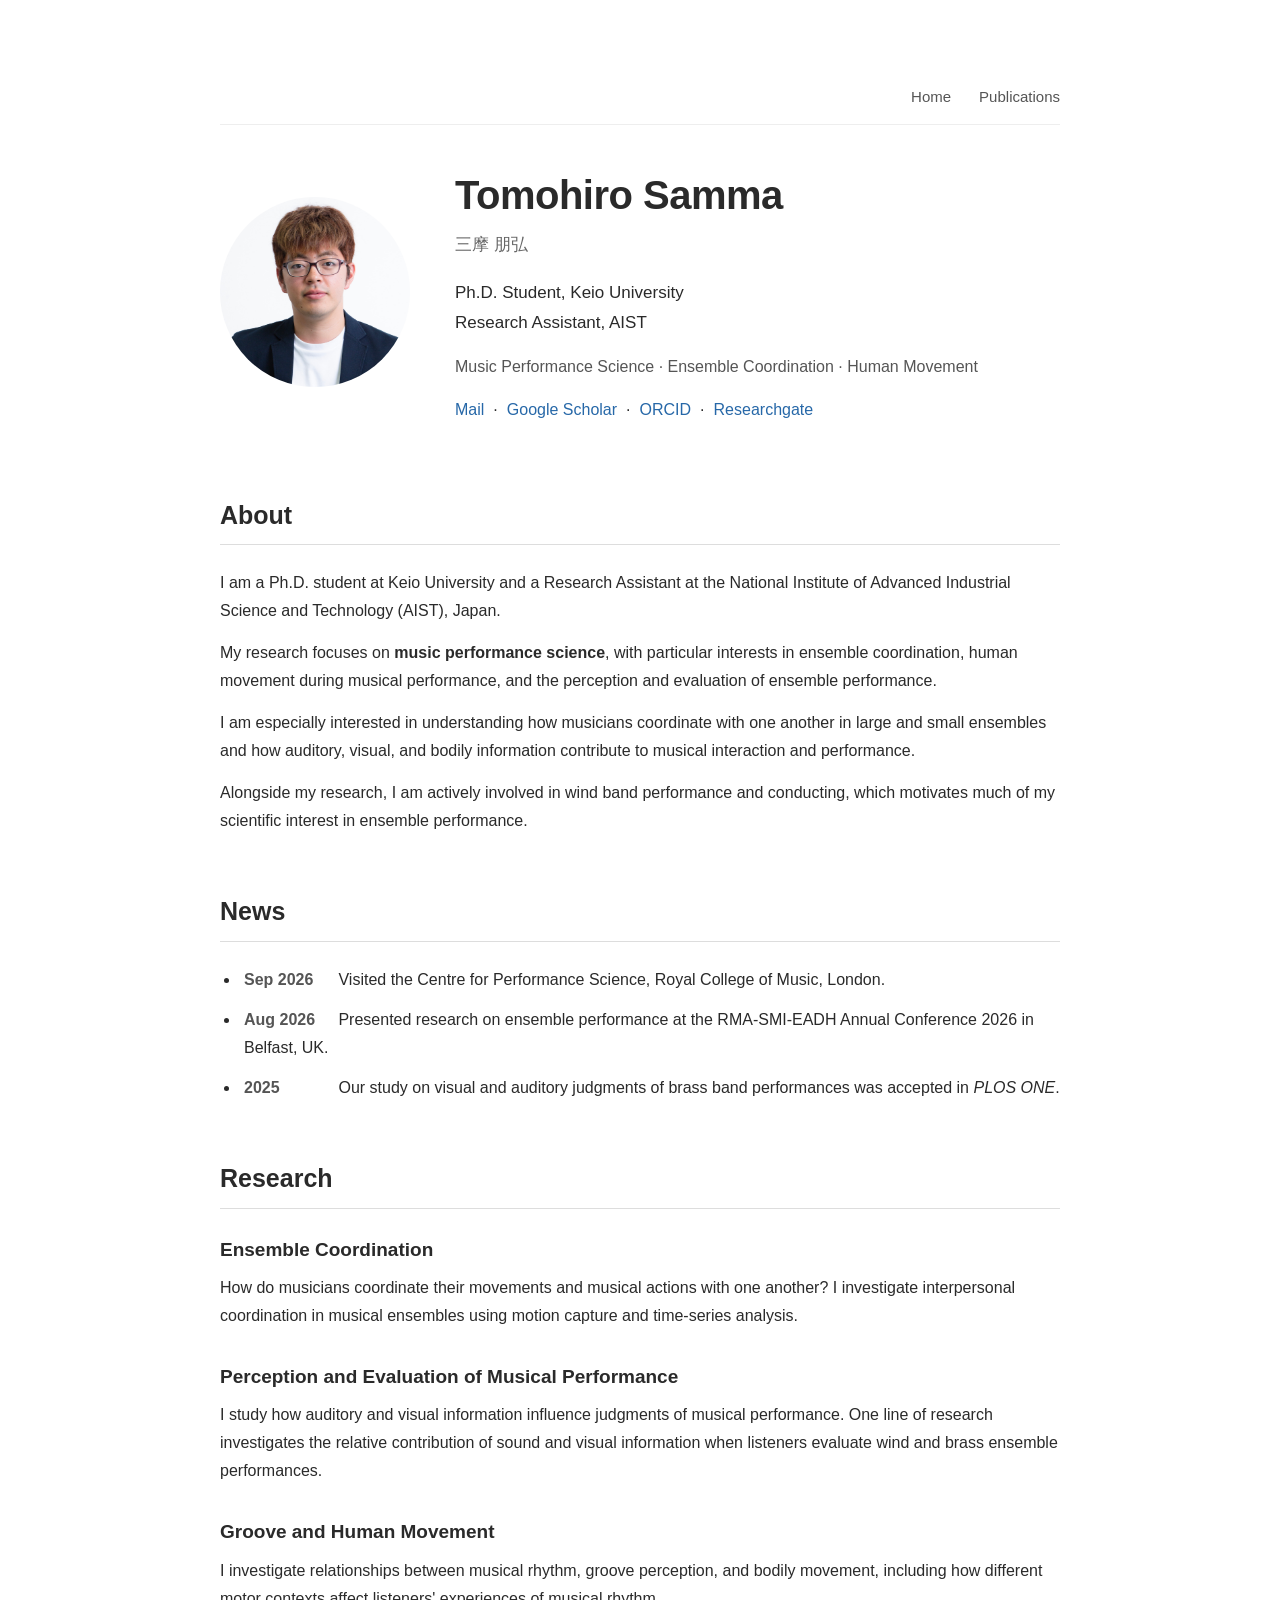
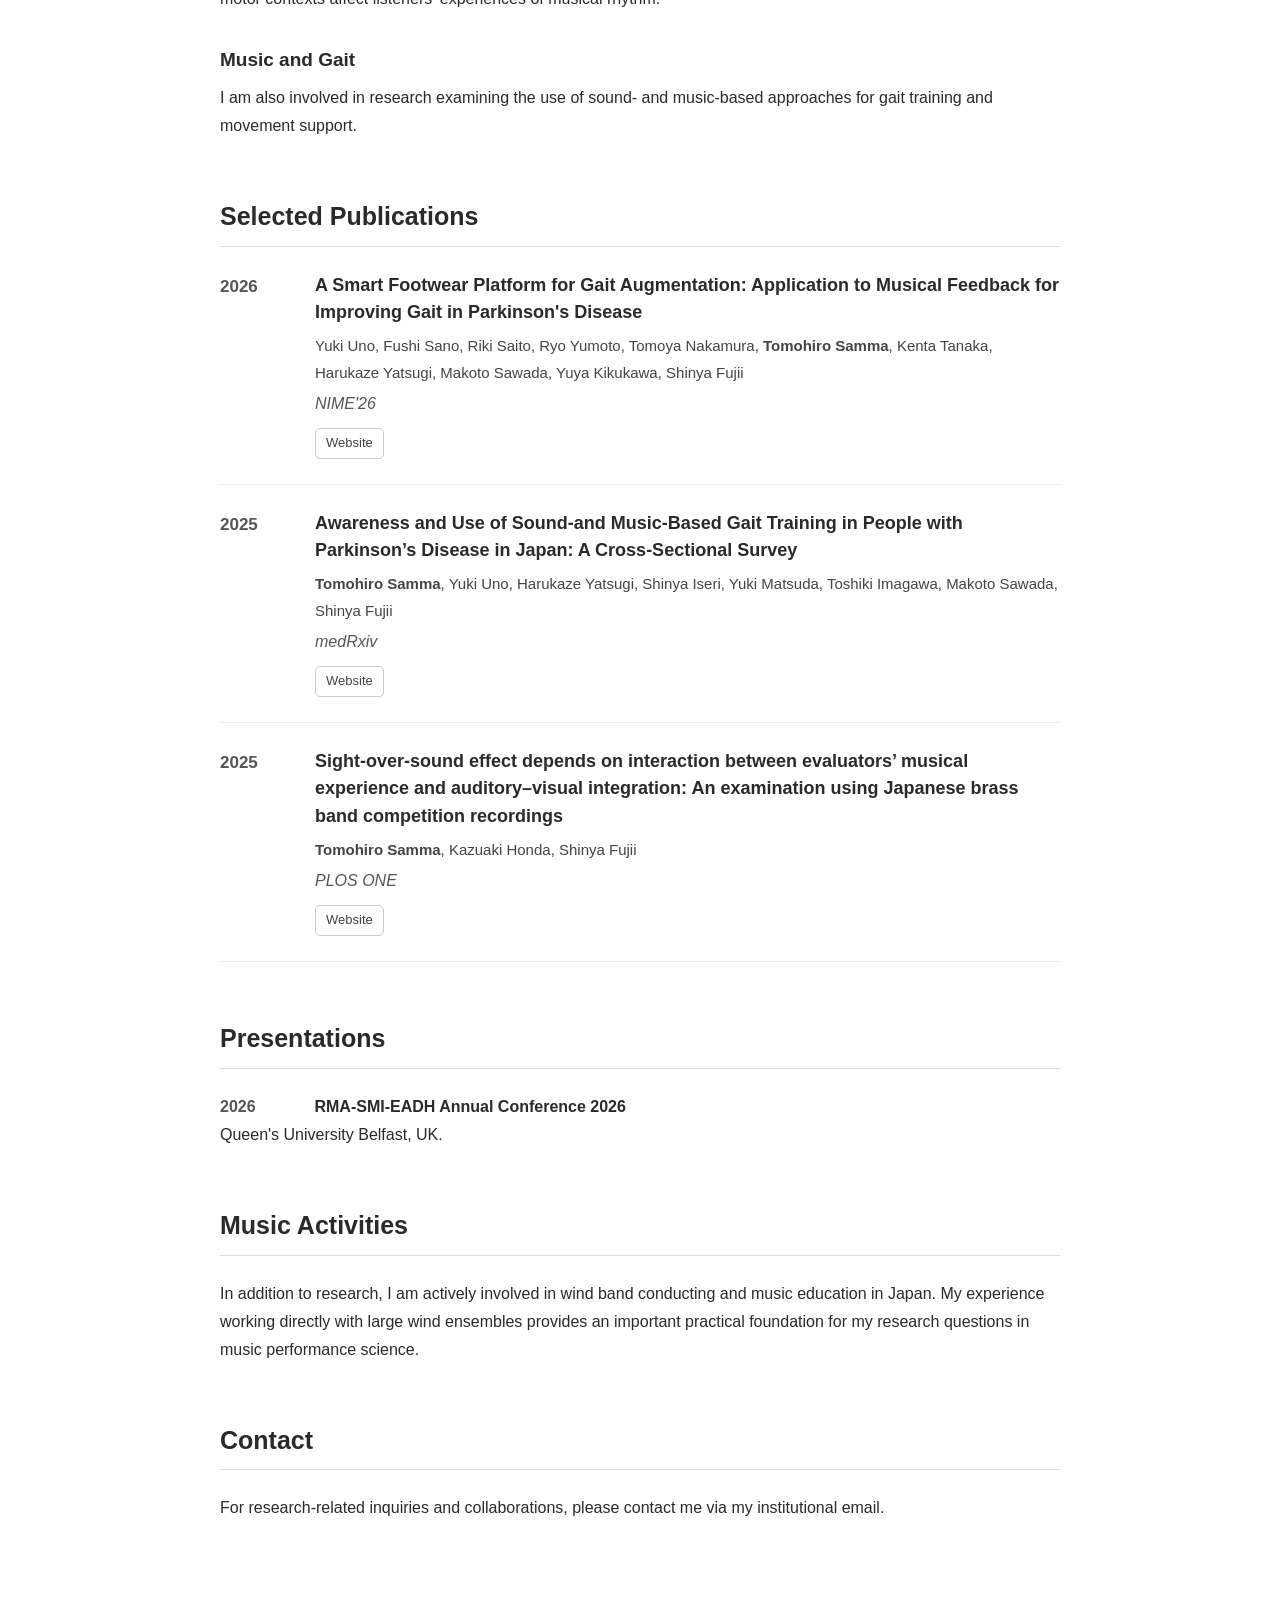
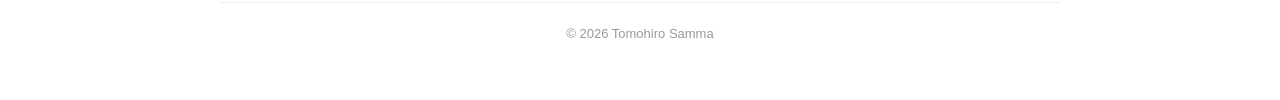
<file: index.html>
<!DOCTYPE html>

<html lang="en">
<head>
  <meta charset="UTF-8">
  <meta name="viewport" content="width=device-width, initial-scale=1.0">
  <title>Tomohiro Samma</title>
  <meta name="description"
        content="Tomohiro Samma - Ph.D. student at Keio University and Research Assistant at AIST. Research in music performance science, ensemble coordination, and human movement.">
  <link rel="stylesheet" href="style.css">
</head>

<body>
<div class="container">
  <nav class="navbar">
    <a href="index.html">Home</a>
    <a href="publications.html">Publications</a>
  </nav>
  <!-- =========================
       PROFILE
  ========================== -->
  <header class="profile-header">
    <img src="samma_F.jpg"
         alt="Tomohiro Samma"
         class="profile-photo">
    <div class="profile-info">
      <h1>Tomohiro Samma</h1>
      <p class="name-jp">三摩 朋弘</p>
      <p class="affiliation">
        Ph.D. Student, Keio University<br>
        Research Assistant, AIST
      </p>
      <p class="research-keywords">
        Music Performance Science ·
        Ensemble Coordination ·
        Human Movement
      </p>

      
      <div class="links">
        <a href="mailto:tomo.windbrass@keio.jp">Mail</a>
        <span>·</span>
        <a href="https://scholar.google.com/citations?user=Y0MYIowAAAAJ&hl=en" target="_blank">Google Scholar</a>
        <span>·</span>
        <a href="https://orcid.org/0009-0000-1145-5295" target="_blank">ORCID</a>
        <span>·</span>
        <a href="https://www.researchgate.net/profile/Tomohiro_Samma" target="_blank">Researchgate</a>
      </div>
    </div>

  </header>
  <!-- =========================
       ABOUT
  ========================== -->
  <section>
    <h2>About</h2>
    <p>
      I am a Ph.D. student at Keio University and a Research Assistant
      at the National Institute of Advanced Industrial Science and
      Technology (AIST), Japan.
    </p>
    <p>
      My research focuses on
      <strong>music performance science</strong>,
      with particular interests in ensemble coordination,
      human movement during musical performance,
      and the perception and evaluation of ensemble performance.
    </p>
    
    <p>
      I am especially interested in understanding how musicians
      coordinate with one another in large and small ensembles
      and how auditory, visual, and bodily information contribute
      to musical interaction and performance.
    </p>

    <p>
      Alongside my research, I am actively involved in wind band
      performance and conducting, which motivates much of my
      scientific interest in ensemble performance.
    </p>
  </section>

  <!-- =========================
       NEWS
  ========================== -->
  <section>
    <h2>News</h2>
    <ul class="news-list">
      <li>
        <span class="date">Sep 2026</span>
        Visited the Centre for Performance Science,
        Royal College of Music, London.
      </li>
      <li>
        <span class="date">Aug 2026</span>
        Presented research on ensemble performance at the
        RMA-SMI-EADH Annual Conference 2026 in Belfast, UK.
      </li>
      <li>
        <span class="date">2025</span>
        Our study on visual and auditory judgments of
        brass band performances was accepted in
        <em>PLOS ONE</em>.
      </li>
    </ul>
  </section>

  <!-- =========================
       RESEARCH
  ========================== -->
  <section>
    <h2>Research</h2>
    <div class="research-item">
      <h3>Ensemble Coordination</h3>
      <p>
        How do musicians coordinate their movements and musical
        actions with one another?
        I investigate interpersonal coordination in musical ensembles
        using motion capture and time-series analysis.
      </p>
    </div>
    <div class="research-item">
      <h3>Perception and Evaluation of Musical Performance</h3>
      <p>
        I study how auditory and visual information influence
        judgments of musical performance.
        One line of research investigates the relative contribution
        of sound and visual information when listeners evaluate
        wind and brass ensemble performances.
      </p>
    </div>
    <div class="research-item">
      <h3>Groove and Human Movement</h3>
      <p>
        I investigate relationships between musical rhythm,
        groove perception, and bodily movement,
        including how different motor contexts affect
        listeners' experiences of musical rhythm.
      </p>
    </div>
    <div class="research-item">
      <h3>Music and Gait</h3>
      <p>
        I am also involved in research examining the use of
        sound- and music-based approaches for gait training
        and movement support.
      </p>

    </div>
  </section>

  <!-- =========================
       PUBLICATIONS
  ========================== -->
  <section>
  <h2>Selected Publications</h2>
    <div class="publication">
      <div class="pub-year">
        2026
      </div>
      <div class="pub-content">
        <div class="pub-title">
          A Smart Footwear Platform for Gait Augmentation: Application to Musical Feedback for Improving Gait in Parkinson's Disease
        </div>
        <div class="pub-authors">
          Yuki Uno, Fushi Sano, Riki Saito, Ryo Yumoto, Tomoya Nakamura, <strong>Tomohiro Samma</strong>, 
          Kenta Tanaka, Harukaze Yatsugi, Makoto Sawada, Yuya Kikukawa, Shinya Fujii
        </div>
        <div class="pub-journal">
          <em>NIME'26</em>
        </div>
        <div class="pub-links">
          <a href="https://nime.org/proceedings/2026/nime2026_161.pdf" target="_blank">Website</a>
        </div>
      </div>
    </div>
  
    <div class="publication">
      <div class="pub-year">
        2025
      </div>
      <div class="pub-content">
        <div class="pub-title">
          Awareness and Use of Sound-and Music-Based Gait Training in People with Parkinson’s Disease in Japan: A Cross-Sectional Survey
        </div>
        <div class="pub-authors">
          <strong>Tomohiro Samma</strong>, Yuki Uno, Harukaze Yatsugi, Shinya Iseri, Yuki Matsuda, 
          Toshiki Imagawa, Makoto Sawada, Shinya Fujii
        </div>
        <div class="pub-journal">
          <em>medRxiv</em>
        </div>
        <div class="pub-links">
          <a href="https://www.medrxiv.org/content/10.64898/2025.12.15.25342289v1" target="_blank">Website</a>
        </div>
      </div>
    </div>

    <div class="publication">
      <div class="pub-year">
        2025
      </div>
      <div class="pub-content">
        <div class="pub-title">
          Sight-over-sound effect depends on interaction between evaluators’
          musical experience and auditory–visual integration:
          An examination using Japanese brass band competition recordings
        </div>
        <div class="pub-authors">
          <strong>Tomohiro Samma</strong>, Kazuaki Honda, Shinya Fujii
        </div>
        <div class="pub-journal">
          <em>PLOS ONE</em>
        </div>
        <div class="pub-links">
          <a href="https://journals.plos.org/plosone/article?id=10.1371/journal.pone.0321442" target="_blank">Website</a>
        </div>
      </div>
    </div>
  </section>


  <!-- =========================
       PRESENTATIONS
  ========================== -->

  <section>
    <h2>Presentations</h2>
    <div class="presentation">
      <p>
        <span class="date">2026</span>
        <strong>
          RMA-SMI-EADH Annual Conference 2026
        </strong><br>
        Queen's University Belfast, UK.
      </p>
    </div>
  </section>

  <!-- =========================
       MUSIC ACTIVITIES
  ========================== -->
  <section>
    <h2>Music Activities</h2>
    <p>
      In addition to research, I am actively involved in
      wind band conducting and music education in Japan.
      My experience working directly with large wind ensembles
      provides an important practical foundation for my
      research questions in music performance science.
    </p>
  </section>

  <!-- =========================
       CONTACT
  ========================== -->
  <section>
    <h2>Contact</h2>
    <p>
      For research-related inquiries and collaborations,
      please contact me via my institutional email.
    </p>

    <!--
    <p>
      <a href="mailto:YOUR-EMAIL@example.com">
        YOUR-EMAIL@example.com
      </a>
    </p>
    -->
  </section>

  <!-- =========================
       FOOTER
  ========================== -->
  <footer>
    <p>
      © 2026 Tomohiro Samma
    </p>
  </footer>
</div>
</body>
</html>
</file>
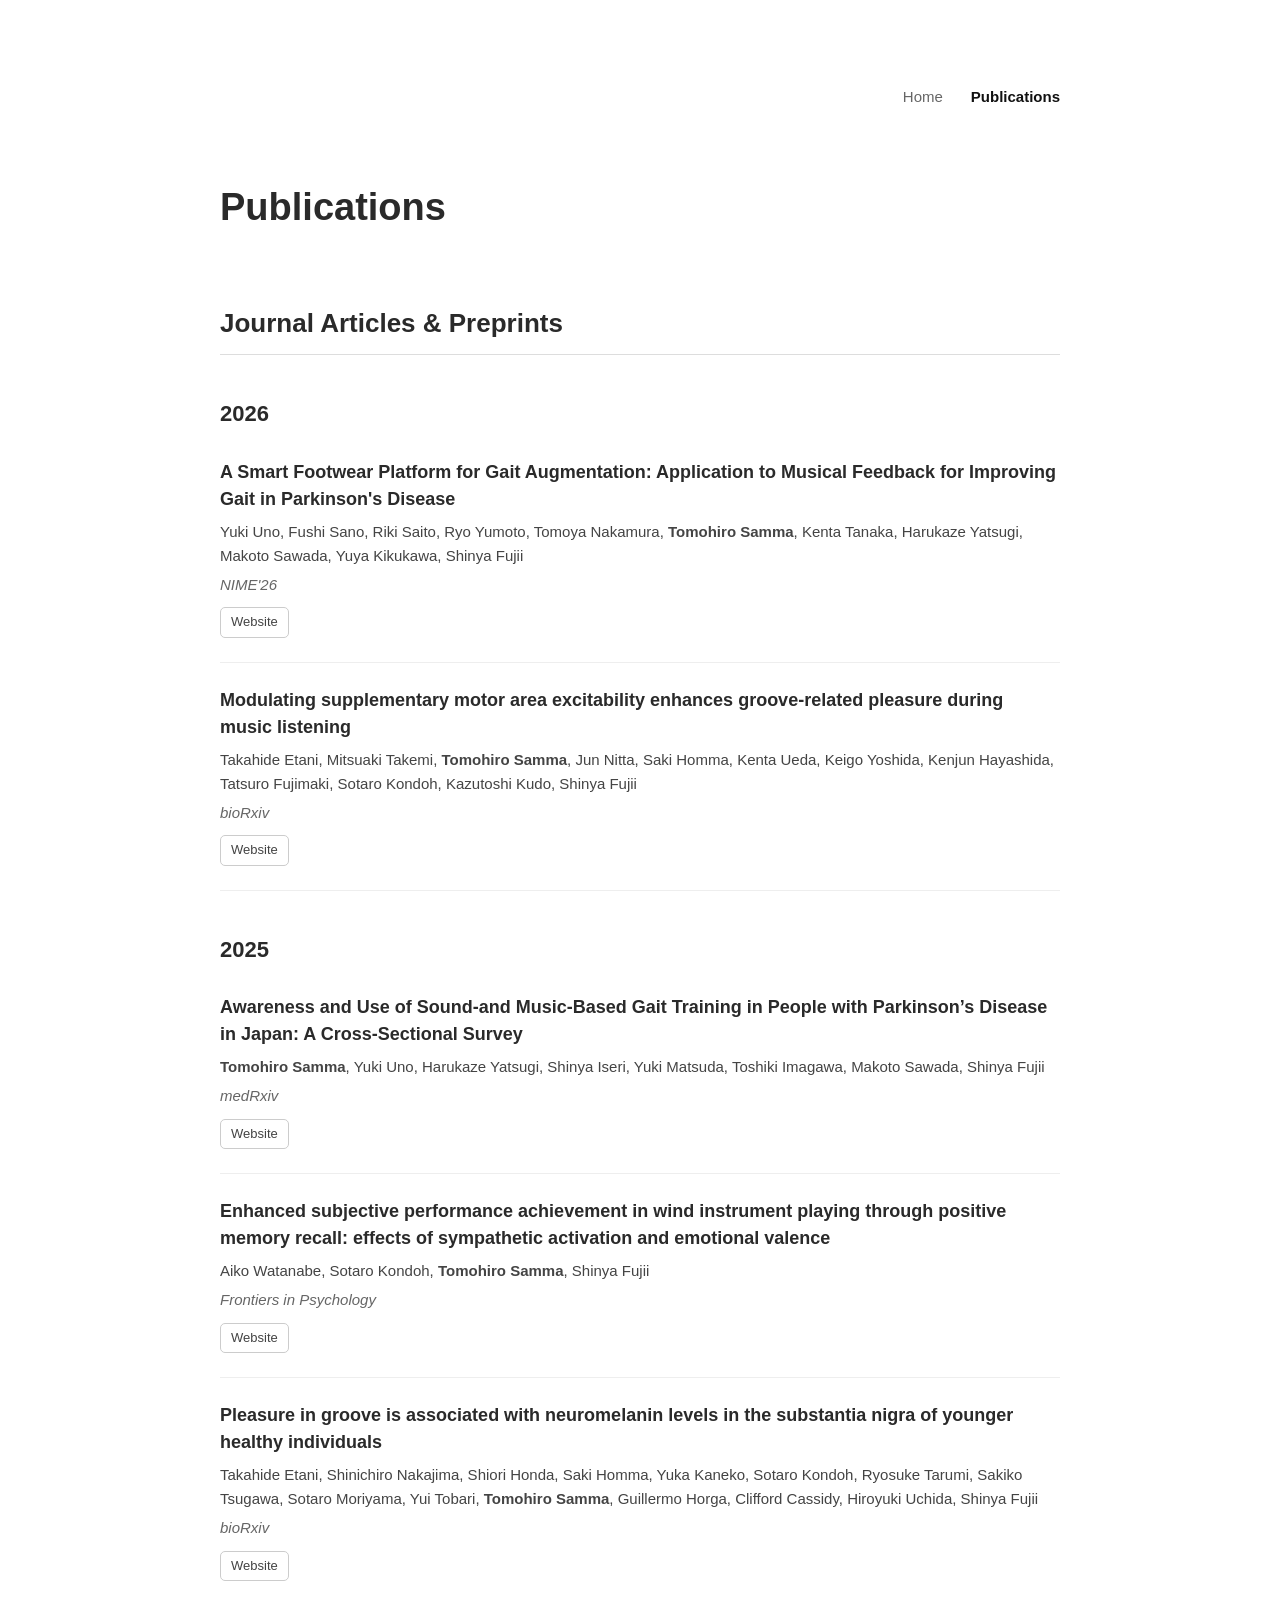
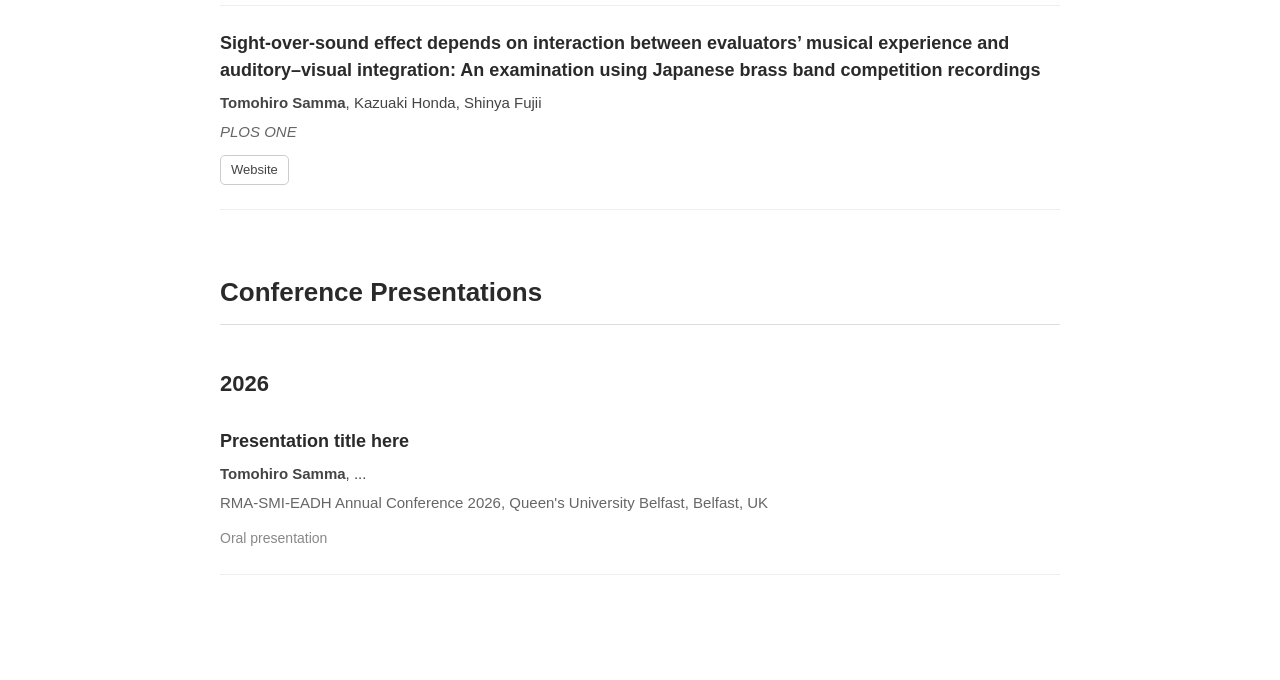
<file: publications.html>
<!DOCTYPE html>
<html lang="en">
<head>
  <meta charset="UTF-8">
  <meta name="viewport" content="width=device-width, initial-scale=1.0">
  <title>Publications | Tomohiro Samma</title>
  <link rel="stylesheet" href="style.css">
  <style>
    /* Publications page only */
    .publications-container {
      max-width: 900px;
      margin: 0 auto;
      padding: 70px 30px 50px;
    }
    .publications-nav {
      position: sticky;
      top: 0;
      z-index: 1000;
      display: flex;
      justify-content: flex-end;
      gap: 28px;
      padding: 14px 0;
      margin-bottom: 50px;
      background: rgba(255,255,255,0.95);
      backdrop-filter: blur(8px);
    }

    .publications-nav a {
      color: #666;
      text-decoration: none;
      font-size: 15px;
    }
    
    .publications-nav a.active {
      color: #111;
      font-weight: 600;
    }
    
    .publications-page-title {
      font-size: 38px;
      margin: 0 0 60px;
    }

    .pub-section-title {
      font-size: 26px;
      margin-top: 60px;
      margin-bottom: 35px;
      padding-bottom: 8px;
      border-bottom: 1px solid #ddd;
    }

    .pub-year-title {
      font-size: 22px;
      margin-top: 40px;
      margin-bottom: 25px;
    }

    .pub-entry {
      width: 100%;
      display: block;
      padding-bottom: 24px;
      margin-bottom: 24px;
      border-bottom: 1px solid #eee;
    }

    .pub-entry-title {
      font-size: 18px;
      font-weight: 600;
      line-height: 1.5;
      margin-bottom: 7px;
    }

    .pub-entry-authors {
      font-size: 15px;
      line-height: 1.6;
      margin-bottom: 4px;
      color: #444;
    }
    
    .pub-entry-venue {
      font-size: 15px;
      color: #666;
      margin-bottom: 9px;
    }

    .pub-entry-links {
      display: flex;
      gap: 8px;
    }

    .pub-entry-links a {
      padding: 3px 10px;
      border: 1px solid #ccc;
      border-radius: 5px;
      font-size: 13px;
      color: #444;
      text-decoration: none;
    }
    
    .pub-entry-links a:hover {
      background: #f5f5f5;
    }

    .presentation-type {
      font-size: 14px;
      color: #888;
      margin-top: 5px;
    }

    @media (max-width: 650px) {
      .publications-container {
        padding: 40px 22px 30px;
      }

      .publications-page-title {
        font-size: 32px;
      }

      .pub-section-title {
        font-size: 23px;
      }
    }
  </style>
</head>
  
<body>
<div class="publications-container">
  <nav class="publications-nav">
    <a href="index.html">Home</a>
    <a href="publications.html" class="active">Publications</a>
  </nav>

  <h1 class="publications-page-title">
    Publications
  </h1>
  <!-- =========================
       Journal Articles
  ========================== -->

  <section>
    <h2 class="pub-section-title">
      Journal Articles & Preprints
    </h2>

    <h3 class="pub-year-title">2026</h3>
    <div class="pub-entry">
      <div class="pub-entry-title">
        A Smart Footwear Platform for Gait Augmentation:
        Application to Musical Feedback for Improving Gait
        in Parkinson's Disease
      </div>
      <div class="pub-entry-authors">
        Yuki Uno, Fushi Sano, Riki Saito, Ryo Yumoto,
        Tomoya Nakamura, <strong>Tomohiro Samma</strong>,
        Kenta Tanaka, Harukaze Yatsugi, Makoto Sawada,
        Yuya Kikukawa, Shinya Fujii
      </div>
      <div class="pub-entry-venue">
        <em>NIME'26</em>
      </div>
      <div class="pub-entry-links">
        <a href="https://nime.org/proceedings/2026/nime2026_161.pdf" target="_blank">Website</a>
      </div>
    </div>

    <div class="pub-entry">
      <div class="pub-entry-title">
        Modulating supplementary motor area excitability enhances
        groove-related pleasure during music listening
      </div>
      <div class="pub-entry-authors">
        Takahide Etani, Mitsuaki Takemi, <strong>Tomohiro Samma</strong>, Jun Nitta, 
        Saki Homma, Kenta Ueda, Keigo Yoshida, Kenjun Hayashida, Tatsuro Fujimaki, 
        Sotaro Kondoh, Kazutoshi Kudo, Shinya Fujii
      </div>
      <div class="pub-entry-venue">
        <em>bioRxiv</em>
      </div>
      <div class="pub-entry-links">
        <a href="https://www.biorxiv.org/content/10.64898/2026.05.09.722456v1.abstract" target="_blank">Website</a>
      </div>
    </div>

    <h3 class="pub-year-title">2025</h3>
    
    <div class="pub-entry">
      <div class="pub-entry-title">
        Awareness and Use of Sound-and Music-Based Gait Training in People with Parkinson’s Disease in Japan: A Cross-Sectional Survey
      </div>
      <div class="pub-entry-authors">
        <strong>Tomohiro Samma</strong>, Yuki Uno, Harukaze Yatsugi, Shinya Iseri, Yuki Matsuda, 
        Toshiki Imagawa, Makoto Sawada, Shinya Fujii
      </div>
      <div class="pub-entry-venue">
        <em>medRxiv</em>
      </div>
      <div class="pub-entry-links">
        <a href="https://www.medrxiv.org/content/10.64898/2025.12.15.25342289v1" target="_blank">Website</a>
      </div>
    </div>

    <div class="pub-entry">
      <div class="pub-entry-title">
        Enhanced subjective performance achievement in wind instrument playing through positive memory recall: 
        effects of sympathetic activation and emotional valence
      </div>
      <div class="pub-entry-authors">
        Aiko Watanabe, Sotaro Kondoh, <strong>Tomohiro Samma</strong>, Shinya Fujii
      </div>
      <div class="pub-entry-venue">
        <em>Frontiers in Psychology</em>
      </div>
      <div class="pub-entry-links">
        <a href="https://www.frontiersin.org/journals/psychology/articles/10.3389/fpsyg.2025.1544069/full" target="_blank">Website</a>
      </div>
    </div>

    <div class="pub-entry">
      <div class="pub-entry-title">
        Pleasure in groove is associated with neuromelanin levels in the substantia nigra of younger healthy individuals
      </div>
      <div class="pub-entry-authors">
        Takahide Etani, Shinichiro Nakajima, Shiori Honda, Saki Homma, Yuka Kaneko, Sotaro Kondoh, Ryosuke Tarumi, Sakiko Tsugawa, 
        Sotaro Moriyama, Yui Tobari, <strong>Tomohiro Samma</strong>, Guillermo Horga, Clifford Cassidy, Hiroyuki Uchida, Shinya Fujii
      </div>
      <div class="pub-entry-venue">
        <em>bioRxiv</em>
      </div>
      <div class="pub-entry-links">
        <a href="https://www.biorxiv.org/content/10.1101/2025.05.10.653047v2.abstract" target="_blank">Website</a>
      </div>
    </div>

    <div class="pub-entry">
      <div class="pub-entry-title">
        Sight-over-sound effect depends on interaction between evaluators’
        musical experience and auditory–visual integration:
        An examination using Japanese brass band competition recordings
      </div>
      <div class="pub-entry-authors">
        <strong>Tomohiro Samma</strong>, Kazuaki Honda, Shinya Fujii
      </div>
      <div class="pub-entry-venue">
        <em>PLOS ONE</em>
      </div>
      <div class="pub-entry-links">
        <a href="https://journals.plos.org/plosone/article?id=10.1371/journal.pone.0321442" target="_blank">Website</a>
      </div>
    </div>

  </section>

  <!-- =========================

       Conference Presentations

  ========================== -->

  <section>

    <h2 class="pub-section-title">

      Conference Presentations

    </h2>

    <h3 class="pub-year-title">2026</h3>

    <div class="pub-entry">

      <div class="pub-entry-title">

        Presentation title here

      </div>

      <div class="pub-entry-authors">

        <strong>Tomohiro Samma</strong>, ...

      </div>

      <div class="pub-entry-venue">

        RMA-SMI-EADH Annual Conference 2026,

        Queen's University Belfast, Belfast, UK

      </div>

      <div class="presentation-type">

        Oral presentation

      </div>

    </div>

  </section>

</div>

</body>

</html>
</file>
<file: style.css>
/* =========================
   BASE
========================= */

* {
  box-sizing: border-box;
}

html {
  scroll-behavior: smooth;
}

body {
  margin: 0;
  font-family:
    -apple-system,
    BlinkMacSystemFont,
    "Segoe UI",
    Helvetica,
    Arial,
    sans-serif;
  color: #2a2a2a;
  background: #ffffff;
  font-size: 16px;
  line-height: 1.75;
}

/* =========================
   CONTAINER
========================= */
.container {
  max-width: 900px;
  margin: 0 auto;
  padding: 70px 30px 40px;
}

/* =========================
   PROFILE
========================= */
.profile-header {
  display: flex;
  align-items: center;
  gap: 45px;
  margin-bottom: 70px;
}

.profile-photo {
  width: 190px;
  height: 190px;
  object-fit: cover;
  border-radius: 50%;
  flex-shrink: 0;
}

.profile-info h1 {
  margin: 0;
  font-size: 40px;
  font-weight: 700;
  letter-spacing: -0.5px;
}

.profile {
  width: 180px;
  height: 180px;
  object-fit: cover;
  border-radius: 50%;
}

.name-jp {
  margin: 0 0 18px;
  color: #666;
  font-size: 17px;
}


.affiliation {
  margin: 0 0 15px;
  font-size: 17px;
}


.research-keywords {
  margin: 0 0 15px;
  color: #555;
}


.links {
  margin-top: 14px;
  display: flex;
  gap: 9px;
  flex-wrap: wrap;
}

.publication {
  display: grid;
  grid-template-columns: 75px 1fr;
  gap: 20px;
  padding: 22px 0;
  border-bottom: 1px solid #eeeeee;
}

.pub-year {
  font-size: 17px;
  font-weight: 600;
  color: #555;
}

.pub-title {
  font-size: 18px;
  font-weight: 600;
  line-height: 1.55;
  margin-bottom: 8px;
}

.pub-authors {
  font-size: 16px;
  margin-bottom: 4px;
}

.pub-journal {
  font-size: 16px;
  color: #555;
  margin-bottom: 10px;
}

.pub-links {
  display: flex;
  gap: 8px;
}

.pub-links a {
  display: inline-block;
  padding: 3px 10px;
  border: 1px solid #cccccc;
  border-radius: 5px;
  font-size: 13px;
  color: #444;
  text-decoration: none;
}

.pub-links a:hover {
  background: #f5f5f5;
}

/* =========================
   LINKS
========================= */

a {
  color: #2768a8;
  text-decoration: none;
  transition: opacity 0.2s;
}

a:hover {
  text-decoration: underline;
}

/* =========================
   SECTION
========================= */

section {
  margin-bottom: 55px;
}


h2 {
  margin: 0 0 24px;

  padding-bottom: 7px;

  border-bottom: 1px solid #dddddd;

  font-size: 25px;
  font-weight: 650;
}


h3 {
  margin: 0 0 8px;

  font-size: 19px;
  font-weight: 650;
}


p {
  margin: 0 0 14px;
}


/* =========================
   NEWS
========================= */

.news-list {
  margin: 0;

  padding-left: 20px;
}


.news-list li {
  margin-bottom: 12px;

  padding-left: 4px;
}


.date {
  display: inline-block;

  min-width: 90px;

  font-weight: 600;

  color: #555;
}


/* =========================
   RESEARCH
========================= */

.research-item {
  margin-bottom: 30px;
}


.research-item p {
  margin-top: 5px;
}


/* =========================
   PUBLICATIONS
========================= */

.section-note {
  color: #777;

  font-size: 14px;

  margin-top: -10px;
}


.publication {
  margin-top: 25px;
}


.publication-title {
  margin-bottom: 5px;

  font-weight: 650;
}


.authors {
  margin-bottom: 3px;
}


.journal {
  margin-bottom: 3px;
}


.publication-links {
  font-size: 15px;
}


/* =========================
   PRESENTATIONS
========================= */

.presentation {
  margin-bottom: 18px;
}


/* =========================
   FOOTER
========================= */

footer {
  margin-top: 80px;

  padding-top: 20px;

  border-top: 1px solid #eeeeee;

  color: #999;

  font-size: 13px;

  text-align: center;
}


/* =========================
   MOBILE
========================= */

@media (max-width: 650px) {

  .container {
    padding: 40px 22px 30px;
  }


  .profile-header {
    flex-direction: column;

    align-items: flex-start;

    gap: 25px;

    margin-bottom: 55px;
  }


  .profile-photo {
    width: 160px;
    height: 160px;
  }


  .profile-info h1 {
    font-size: 34px;
  }


  .date {
    display: block;

    margin-bottom: 2px;
  }

}

/* Navigation */

.navbar {

  position: sticky;

  top: 0;

  z-index: 1000;

  display: flex;

  justify-content: flex-end;

  align-items: center;

  gap: 28px;

  padding: 14px 0;

  margin-bottom: 35px;

  background: rgba(255, 255, 255, 0.95);

  backdrop-filter: blur(8px);

  -webkit-backdrop-filter: blur(8px);

  border-bottom: 1px solid #eeeeee;

}

.navbar a {

  color: #555;

  font-size: 15px;

  font-weight: 500;

  text-decoration: none;

}

.navbar a:hover {

  color: #111;

  text-decoration: none;

}


/* ==========================================
   Publications page
========================================== */

.page-header {
  margin-bottom: 60px;
}

.page-header h1 {
  margin: 0 0 8px;

  font-size: 36px;
  font-weight: 700;

  letter-spacing: -0.5px;
}

.page-header p {
  color: #777;
  font-size: 15px;
}


.publication-section {
  margin-bottom: 80px;
}


.publication-section > h2 {
  font-size: 26px;
  margin-bottom: 35px;
}


.pub-year-block {
  margin-bottom: 50px;
}


.year-heading {
  margin: 0 0 20px;

  font-size: 22px;
  font-weight: 600;

  color: #333;
}


.publication {
  padding: 0 0 25px;
  margin-bottom: 25px;

  border-bottom: 1px solid #eeeeee;
}


.pub-title {
  font-size: 18px;
  font-weight: 600;

  line-height: 1.55;

  margin-bottom: 6px;
}


.pub-authors {
  font-size: 15px;

  margin-bottom: 4px;

  color: #444;
}


.pub-venue {
  font-size: 15px;

  margin-bottom: 8px;

  color: #666;
}


.pub-meta {
  font-size: 14px;

  color: #888;

  margin-top: 5px;
}


.pub-links {
  display: flex;

  gap: 8px;

  margin-top: 9px;
}


.pub-links a {
  display: inline-block;

  padding: 3px 10px;

  border: 1px solid #cccccc;
  border-radius: 5px;

  font-size: 13px;

  color: #444;

  text-decoration: none;
}


.pub-links a:hover {
  background: #f5f5f5;

  text-decoration: none;
}


/* Active navigation item */

.navbar a.active {
  color: #111;
  font-weight: 600;
}


/* Mobile */

@media (max-width: 650px) {

  .page-header h1 {
    font-size: 31px;
  }

  .publication-section > h2 {
    font-size: 23px;
  }

  .year-heading {
    font-size: 20px;
  }

  .pub-title {
    font-size: 17px;
  }

}

/* Fix layout for Publications page */

.publication-section .publication {

  display: block;

  width: 100%;

}

.publication-section .pub-content {

  width: 100%;

}

/* =========================

   Publications page override

========================= */

.publications-page .container {

  max-width: 1100px;

  margin: 0 auto;

  padding: 60px 30px;

}

.publications-page .publication-section {

  width: 100%;

  max-width: none;

}

.publications-page .pub-year-block {

  width: 100%;

}

.publications-page .publication {

  display: block !important;

  width: 100% !important;

  max-width: none !important;

  grid-template-columns: none !important;

}

.publications-page .pub-content {

  display: block !important;

  width: 100% !important;

  max-width: none !important;

}

.publications-page .pub-title,

.publications-page .pub-authors,

.publications-page .pub-venue,

.publications-page .pub-meta,

.publications-page .pub-links {

  width: 100%;

  max-width: none;

}
</file>
